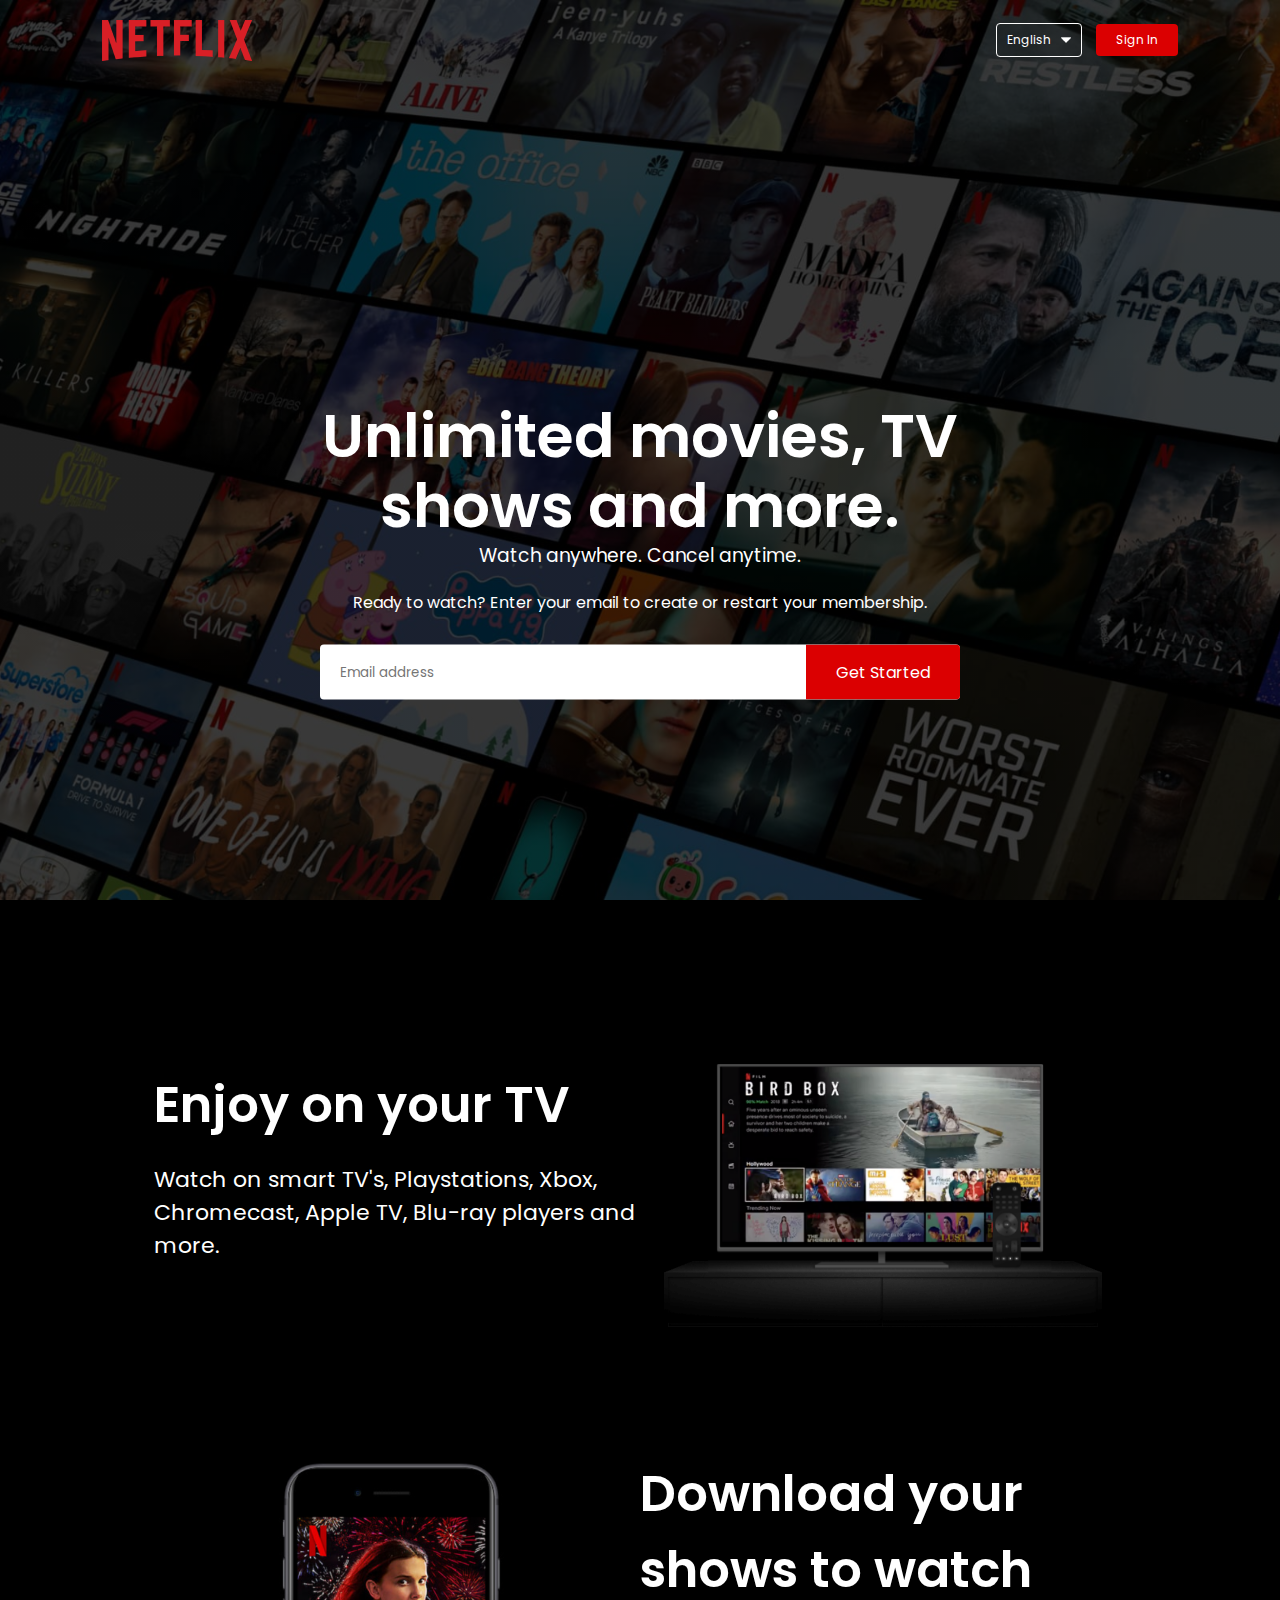
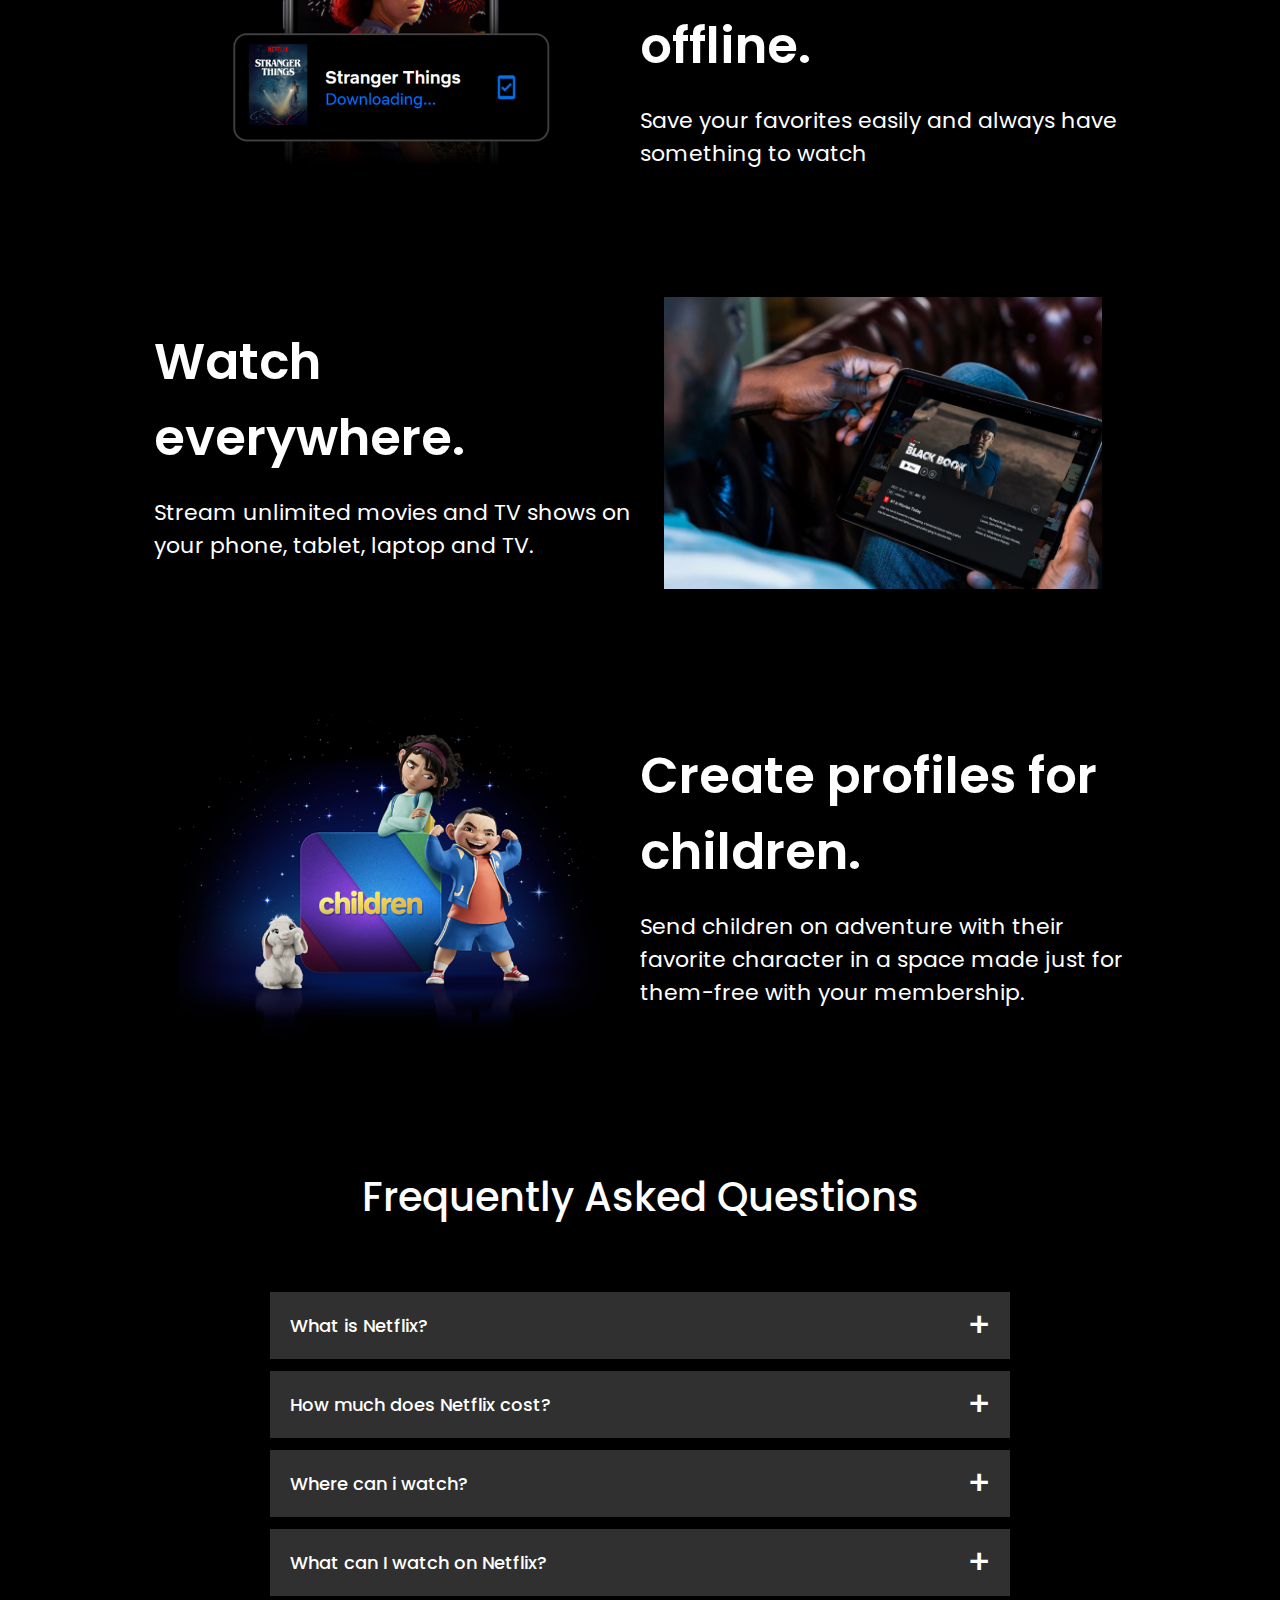
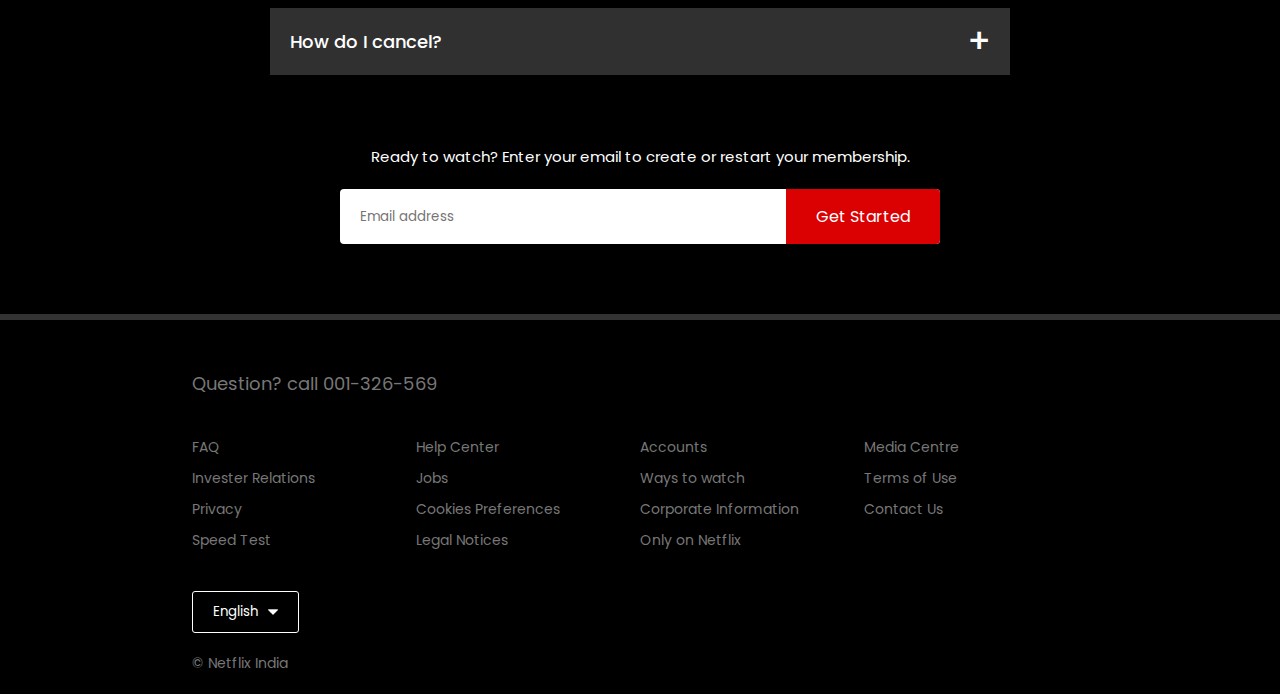
<file: index.html>
<!DOCTYPE html>
<html lang="en">
  <head>
    <meta charset="UTF-8" />
    <meta name="viewport" content="width=device-width, initial-scale=1.0" />
    <link rel="stylesheet" href="style.css" />
    <title>Netflix-Home</title>
  </head>
  <body>
    <div class="header">
      <nav>
        <img src="img/logo.png" class="logo" />
        <div>
          <button class="language-btn">
            English <img src="img/down.png" />
          </button>
          <button>Sign In</button>
        </div>
      </nav>
      <div class="header-content">
        <h1>Unlimited movies, TV shows and more.</h1>
        <h3>Watch anywhere. Cancel anytime.</h3>
        <p>
          Ready to watch? Enter your email to create or restart your membership.
        </p>
        <form class="email-signup">
          <input type="email" placeholder="Email address" required />
          <button type="submit">Get Started</button>
        </form>
      </div>
    </div>

    <div class="features">
      <div class="row">
        <div class="text-col">
          <h2>Enjoy on your TV</h2>
          <p>
            Watch on smart TV's, Playstations, Xbox, Chromecast, Apple TV,
            Blu-ray players and more.
          </p>
        </div>
        <div class="img-col">
          <img src="img/feature-1.png" alt="" />
        </div>
      </div>

      <div class="row">
        <div class="img-col">
          <img src="img/feature-2.png" alt="" />
        </div>
        <div class="text-col">
          <h2>Download your shows to watch offline.</h2>
          <p>Save your favorites easily and always have something to watch</p>
        </div>
      </div>

      <div class="row">
        <div class="text-col">
          <h2>Watch everywhere.</h2>
          <p>
            Stream unlimited movies and TV shows on your phone, tablet, laptop
            and TV.
          </p>
        </div>
        <div class="img-col">
          <img src="img/The_Black_Book.webp" alt="" />
        </div>
      </div>

      <div class="row">
        <div class="img-col">
          <img src="img/feature-4.png" alt="" />
        </div>
        <div class="text-col">
          <h2>Create profiles for children.</h2>
          <p>
            Send children on adventure with their favorite character in a space
            made just for them-free with your membership.
          </p>
        </div>
      </div>
    </div>

    <div class="faq">
      <h2>Frequently Asked Questions</h2>
      <ul class="accordion">
        <li>
          <input type="radio" name="accordion" id="first" />
          <label for="first">What is Netflix?</label>
          <div class="content">
            <p>
              Netflix is a popular subscription-based streaming service that
              offers a vast library of TV shows, movies, documentaries, and
              original content. Subscribers can access Netflix through various
              devices, including smart TVs, smartphones, tablets, and computers,
              to stream content on-demand. With a wide range of genres and
              constantly updated selections, Netflix provides entertainment for
              all tastes and ages.
            </p>
          </div>
        </li>

        <li>
          <input type="radio" name="accordion" id="second" />
          <label for="second">How much does Netflix cost?</label>
          <div class="content">
            <p>
              Netflix offers three main</br>
              subscription plans with varying features and pricing: </br>
              1. Basic Plan (£5.99 per month)</br>
               The Basic Plan is the most affordable
              option, priced at £5.99 per month. With this plan, you can stream
              content on one device at a time in standard definition (SD). It's
              a great choice for individuals or households with minimal
              streaming needs. </br>
              2.Standard Plan (£9.99 per month) </br>
              The Standard Plan offers more flexibility. With
              this plan, you can stream on two devices simultaneously, and
              content is available in high definition (HD) where supported. This
              plan suits households with multiple viewers or those who prefer
              higher quality streaming. </br>
              3.Premium Plan (£13.99 per month)</br>
              The Premium Plan is the top-tier option, priced at £13.99 per
              month. With this plan, you can stream on up to four devices
              simultaneously, and content is available in both HD and Ultra HD
              (4K) where available. This plan is ideal for families or
              individuals who want the highest quality streaming experience and
              need access on multiple devices. Please note that these prices are
              subject to change and may vary slightly depending on promotional
              offers and region.
            </p>
          </div>
        </li>

        <li>
          <input type="radio" name="accordion" id="third" />
          <label for="third">Where can i watch?</label>
          <div class="content">
            <p>
                Smart TVs, computers, and laptops feature built-in apps or web browser access, providing big-screen viewing or personal cinema experiences. Mobile devices like smartphones and tablets offer on-the-go entertainment through dedicated apps. Gamers seamlessly switch between gaming and streaming with console integration. Streaming devices and set-top boxes cater to diverse preferences, while even traditional Blu-ray players now support Netflix. In essence, Netflix ensures entertainment is accessible anywhere, enriching viewing experiences with convenience and flexibility.
            </p>
          </div>
        </li>

        <li>
          <input type="radio" name="accordion" id="forth" />
          <label for="forth">What can I watch on Netflix?</label>
          <div class="content">
            <p>
                "What can I watch on Netflix?"

                Netflix offers an extensive catalogue of TV shows, movies, documentaries, and original content across various genres to suit every taste and mood. From gripping dramas and hilarious comedies to thrilling action films and thought-provoking documentaries, there is something for everyone. Additionally, Netflix's original productions, including award-winning series and blockbuster movies, provide exclusive content not available elsewhere. Whether you're in the mood for a binge-worthy series, a family-friendly movie night, or a captivating documentary, Netflix has you covered with a diverse range of options to explore and enjoy.
            </p>
          </div>
        </li>

        <li>
          <input type="radio" name="accordion" id="fifth" />
          <label for="fifth">How do I cancel?</label>
          <div class="content">
            <p>
                Cancelling your Netflix subscription is a straightforward process. To do so, follow these simple steps:</br>
                1. Sign in to your Netflix account using a web browser on a computer or mobile device.</br>
                2. Once signed in, navigate to your account settings. You can usually find this option by clicking on your profile icon in the top right corner of the screen.</br>
                3. In the account settings menu, look for the option to "Cancel Membership" or "Cancel Subscription." Click on this option to proceed.</br>
                4. Netflix may prompt you with some information about what cancelling your subscription entails. Read through this information, then confirm your decision to cancel.</br>
                5. Follow any additional prompts to finalise the cancellation process. You may be asked to confirm your password or provide a reason for cancelling.</br>
                6. After completing the cancellation steps, Netflix will confirm that your subscription has been cancelled. You will still have access to your account until the end of your current billing period.</br>
                By following these steps, you can easily cancel your Netflix subscription at any time.
            </p>
          </div>
        </li>
      </ul>
      <small
        >Ready to watch? Enter your email to create or restart your
        membership.</small
      >
      <form class="email-signup">
        <input type="email" placeholder="Email address" required />
        <button type="submit">Get Started</button>
      </form>
    </div>

    <div class="footer">
      <h2>Question? call 001-326-569</h2>

      <div class="row">
        <div class="col">
          <a href="#">FAQ</a>
          <a href="#">Invester Relations</a>
          <a href="#">Privacy</a>
          <a href="#">Speed Test</a>
        </div>

        <div class="col">
          <a href="#">Help Center</a>
          <a href="#">Jobs</a>
          <a href="#">Cookies Preferences</a>
          <a href="#">Legal Notices</a>
        </div>

        <div class="col">
          <a href="#">Accounts</a>
          <a href="#">Ways to watch</a>
          <a href="#">Corporate Information</a>
          <a href="#">Only on Netflix</a>
        </div>

        <div class="col">
          <a href="#">Media Centre</a>
          <a href="#">Terms of Use</a>
          <a href="#">Contact Us</a>
        </div>
      </div>

      <button class="language-btn">English <img src="img/down.png" /></button>
      <p class="copyright-txt">&copy; Netflix India</p>
    </div>
  </body>
</html>
</file>
<file: style.css>
@import url('https://fonts.googleapis.com/css2?family=Poppins:ital,wght@0,100;0,200;0,300;0,400;0,500;0,600;0,700;1,100&display=swap');

*{
    margin:0;
    padding:0;
    box-sizing: border-box;
    font-family: 'Poppins', sans-serif;
}

body{
    background: #000;
    color: #fff;
}

.header{
    width: 100%;
    height: 100vh;
    background-image: linear-gradient(rgba(0,0,0,0.7), rgba(0,0,0,0.7)), url(img/header-img.png);
    background-size: cover;
    background-position: center;
    padding: 10px 8%;
    position: relative;
}

/* -------navbar------- */

nav{
    display: flex;
    align-items: center;
    padding: 10px 0;
    justify-content: space-between;
}

nav img{
    width: 150px;
    cursor: pointer;
}

nav button{
    border: 0;
    outline: 0;
    background: #db0001;
    color: #fff;
    padding: 7px 20px;
    font-size: 12px;
    border-radius: 4px;
    margin-left: 10px;
    cursor: pointer;
}

.language-btn{
    display: inline-flex;
    align-items: center;
    background: transparent;
    border: 1px solid white;
    padding: 7px 10px;
}

.language-btn img{
    width: 10px;
    margin-left: 10px;
}

/* ------header-content-------- */

.header-content{
    position: absolute;
    top: 50%;
    left: 50%;
    transform: translate(-50%, -50%);
    align-items: center;
    text-align: center;
    margin-top: 100px;
}

.header-content h1{
    font-size: 60px;
    line-height: 70px;
    font-weight: 600;
    max-width: 650px;
}

.header-content h3{
    font-weight: 400;
    margin-bottom: 20px;
}

.email-signup{
    background: #fff;
    border-radius: 4px;
    display: flex;
    align-items: center;
    margin-top: 30px;
    overflow: hidden;
}
.email-signup input{
    flex: 1;
    border: 0;
    outline: 0;
    margin-left: 20px;
}

.email-signup button{
    background-color: #db0001;
    border: 0;
    outline: 0;
    color: #fff;
    font-size: 16px;
    cursor: pointer;
    padding: 15px 30px;
}

/* ------features-------- */

.features{
    padding: 50px 12%;
    font-size: 22px;
    transition: transform 0.5s ease;
}

.row{
    display: flex;
    width: 100%;
    align-items: center;
    flex-wrap: wrap;
    padding: 50px 0;
}

.text-col{
    flex-basis: 50%;
    margin-bottom: 20px;
}

.img-col{
    flex-basis: 50%;
    margin-bottom: 20px;
}

.img-col img{
    display: block;
    width: 90%;
    margin: auto;
}

.features h2{
    font-size: 50px;
    font-weight: 600;
    margin-bottom: 20px;
}

.faq{
    padding: 10px 12%;
    text-align: center;
    font-size: 18px;
}

.faq h2{
    font-weight: 500;
    font-size: 40px;
}

.accordion{
    margin: 60px auto;
    width: 100%;
    max-width: 750px;
}

.accordion li{
    list-style: none;
    width: 100%;
    padding: 5px;
}

.accordion li label{
    display: flex;
    align-items: center;
    padding: 20px;
    font-size: 18px;
    font-weight: 500;
    background: #303030;
    margin-bottom: 2px;
    cursor: pointer;
    position: relative;
}

label::after{
    content: '+';
    font-size: 34px;
    position: absolute;
    right: 20px;
    transition: transform 0.5s;
}

input[type="radio"]{
    display: none;
}

.accordion .content{
    background: #303030;
    text-align: left;
    padding: 0 20px;
    overflow: hidden;
    max-height: 0;
    transition: max-height 0.5s, padding 0.5s;
}

.accordion input[type="radio"]:checked + label + .content{
    max-height: 600px;
    padding: 30px 20px;
}

.accordion input[type="radio"]:checked + label::after{
    transform: rotate(135deg);
}

.faq .email-signup{
    max-width: 600px;
    margin: 20px auto 60px;
    font-size: 13px;
}


/* -----footer------ */

.footer{
    padding: 50px 15% 10px;
    border-top: 6px solid #333;
    color: #777;
}

.footer h2{
    font-size: 18px;
    font-weight: 400;
    margin-bottom: 30px;
}

.footer .col{
    flex-basis: 25%;
    flex-grow: 1;
    margin-bottom: 20px;
}

.footer .col a{
    display: block;
    text-decoration: none;
    color: #777;
    font-size: 14px;
    margin-bottom: 10px;
}

.footer .row{
    align-items: flex-start;
    padding: 10px 0;
}

.footer .language-btn{
    color: white;
    padding: 10px 20px;
    border-radius: 3px;
}

.copyright-txt{
    font-size: 14px;
    margin-top: 20px;
    margin-bottom: 10px;
}

/* ----------media-query--------- */

@media only screen and (max-width: 600px){
    .logo{
        width: 100px;
    }
    nav button{
        padding: 5px 10px;
    }
    nav .language-btn{
        padding: 4px;
    }

    .header-content{
        position: unset;
        transform: none;
        padding-top: 150px;
    }

    .header-content h1{
        font-size: 30px;
    }

    .email-signup button{
        font-size: 12px;
        padding: 10px 15px;
    }

    .text-col, .img-col{
        flex-basis: 100%;
    }

    .features h2{
        font-size: 30px;
    }
    
    .features p{
        font-size: 15px;
    }

    .row:nth-child(2), .row:nth-child(4){
        flex-direction: column-reverse;
    }

    .features .row{
        padding: 10px 0;
    }

    .faq h2{
        font-size: 20px;
    }

    .accordion .content{
        font-size: 14px;
    }

    .accordion li label{
        padding: 10px;
        font-size: 14px;
    }

    label::after{
        font-size: 22px;
    }
}
</file>
